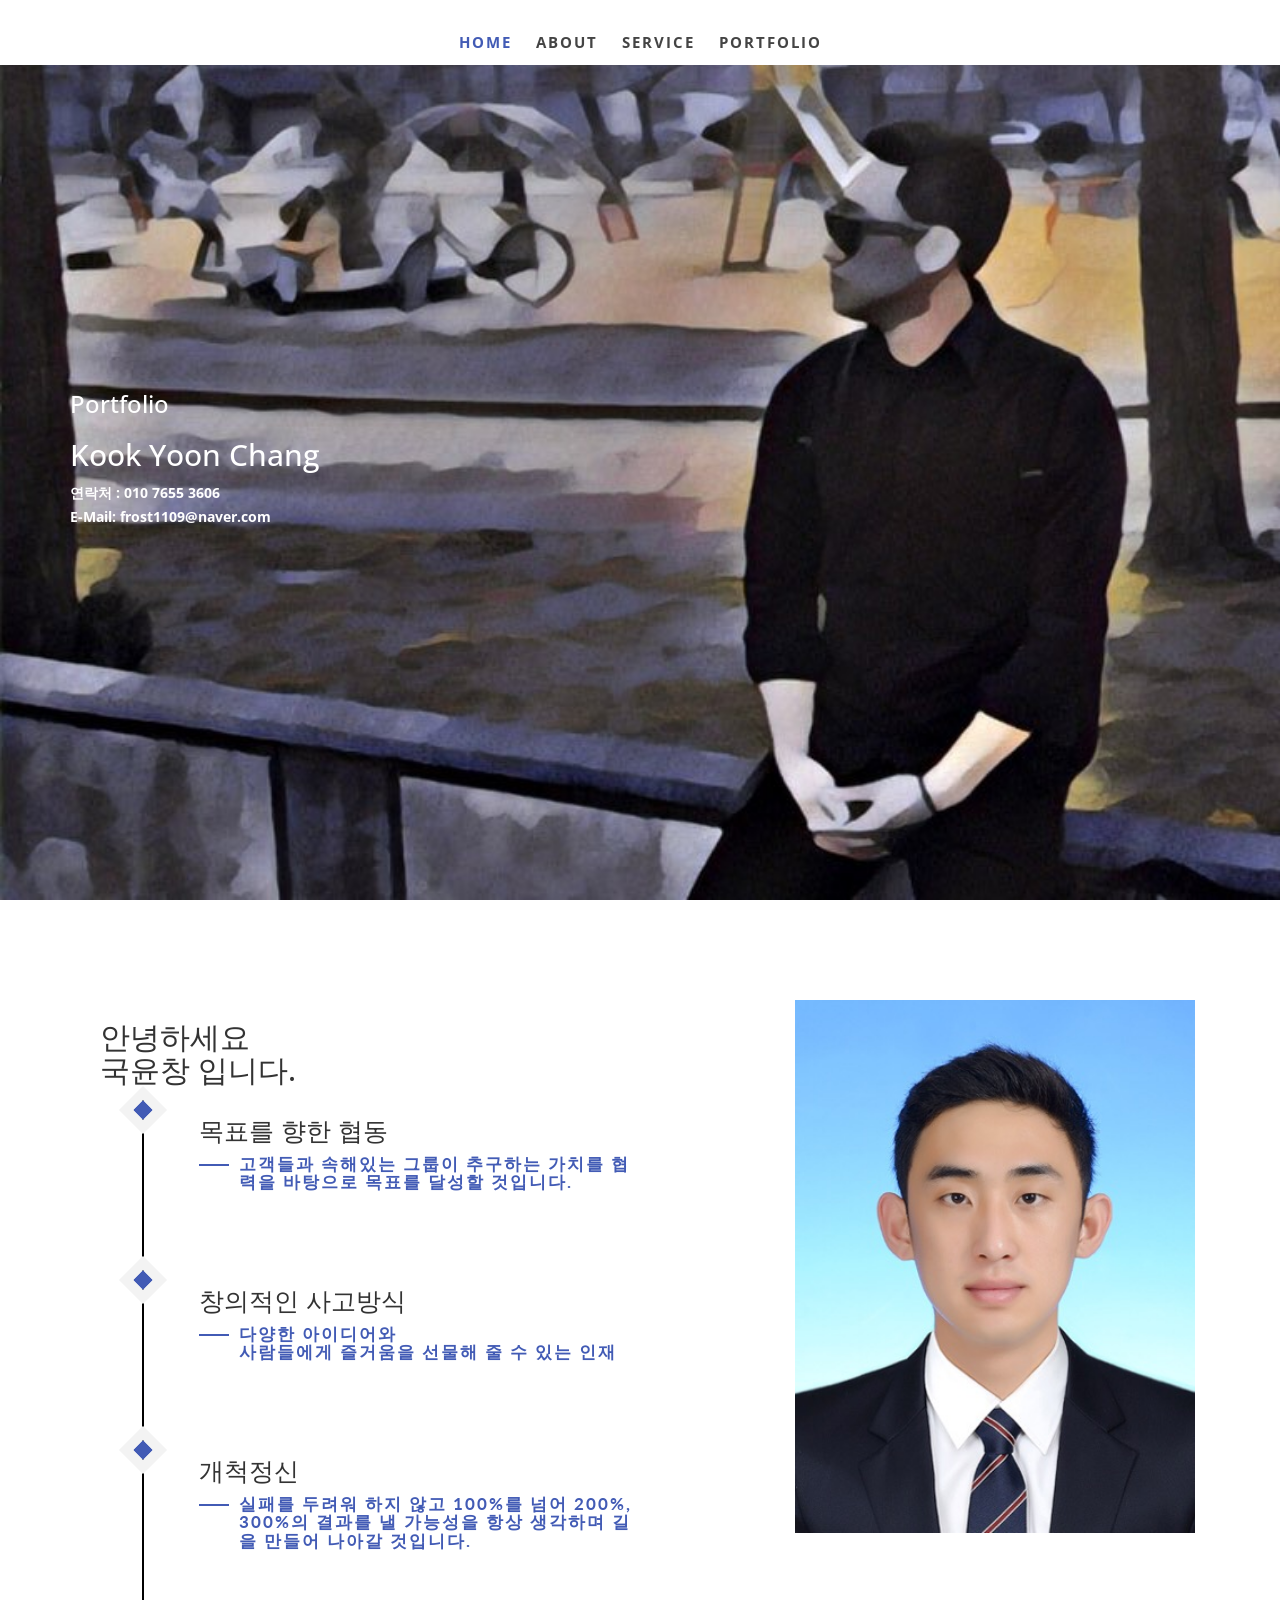
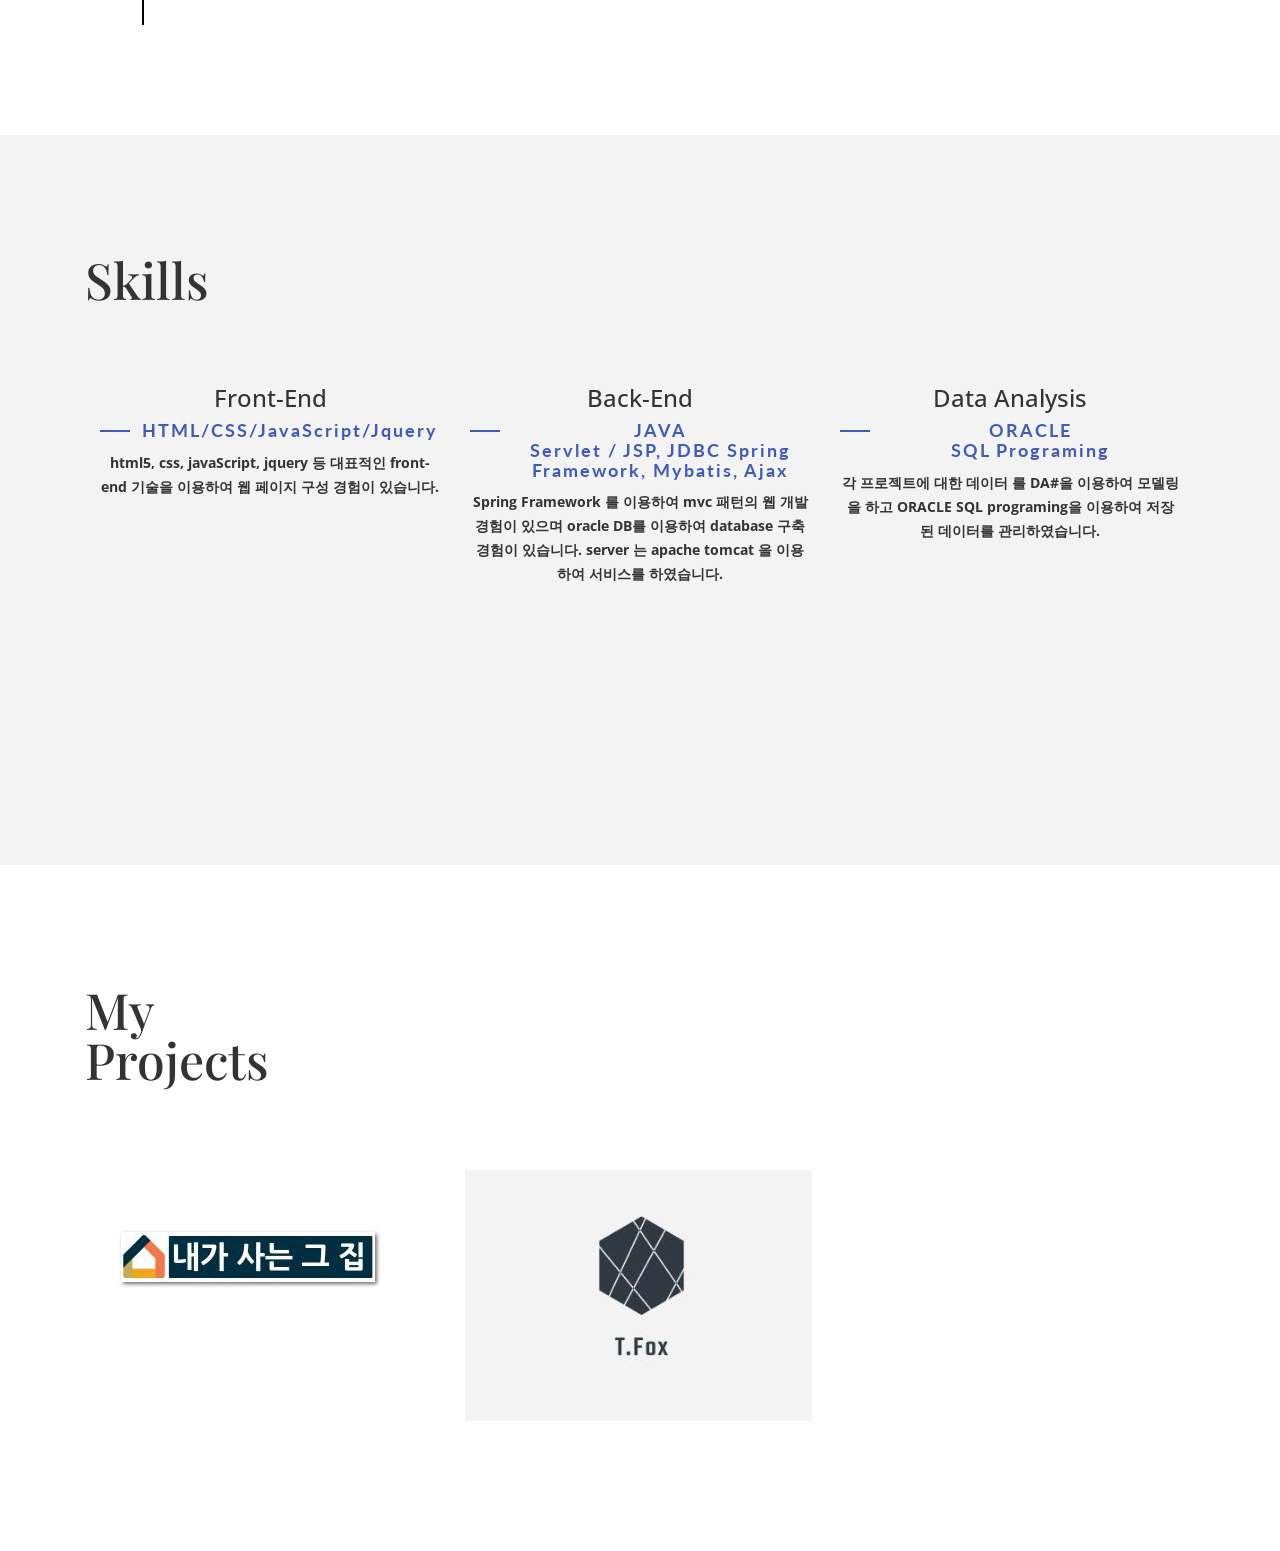
<file: index.html>
<!DOCTYPE html>
<html lang="en">

<head>
    <meta charset="utf-8">
    <meta http-equiv="X-UA-Compatible" content="IE=edge">
    <meta name="viewport" content="width=device-width, initial-scale=1">
    <title>KYC Portfolio</title>
    <link rel="icon" href="img/logo.jpg" type="image/x-icon">
    <!-- Bootstrap -->
    <link href="css/bootstrap.min.css" rel="stylesheet">
    <link href="ionicons/css/ionicons.min.css" rel="stylesheet">
    <link href="css/animate.min.css" rel="stylesheet">
    <link href="css/aos.css" rel="stylesheet">
    <!-- main style -->
    <link href="css/style.css" rel="stylesheet">
    <!-- HTML5 shim and Respond.js for IE8 support of HTML5 elements and media queries -->
    <!-- WARNING: Respond.js doesn't work if you view the page via file:// -->
    <!--[if lt IE 9]>
      <script src="https://oss.maxcdn.com/html5shiv/3.7.3/html5shiv.min.js"></script>
      <script src="https://oss.maxcdn.com/respond/1.4.2/respond.min.js"></script>
    <![endif]-->
   
</head>
<style>
.pdf-btn {
    
    min-width: 145px;
    line-height: 50px;
    padding: 0 30px;
    font-size: 16px;
    font-weight: 600;
    text-transform: uppercase;
    border-radius: 0;
}


</style>
<body>

    <!-- Preloader -->
    <div id="preloader">
        <div id="status">

            <div class="preloader" aria-busy="true" aria-label="Loading, please wait." role="progressbar">
            </div>

        </div>
    </div>
    <!-- ./Preloader -->
    
    <!-- header -->
    <header class="navbar-fixed-top">
        <nav>
            <ul>
                <li><a href="#home">Home</a></li>
                <li><a href="#about">About</a></li>
                <li><a href="#contact">Service</a></li>
                <li><a href="#projects">Portfolio</a></li>
            </ul>
        </nav>
    </header>
    <!-- ./header -->
    
    <!-- home -->
    <div class="section" id="home" data-stellar-background-ratio="0.5">
        <div class="container">
            <div class="disply-table">
                <div class="table-cell" data-aos="fade-up" data-aos-delay="0">
                    <h3 style="color:white">Portfolio</h3>
                    <h2 style="color:white">Kook Yoon Chang</h2> 
                    <a style="color:white"><strong>연락처 : 010 7655 3606</strong></a><br>
                    <a style="color:white"><strong>E-Mail: frost1109@naver.com</strong></a>
                </div>
            </div>
        </div>
    </div>
    <!-- ./home -->
    
    <!-- about -->
    <div class="section" id="about">
        <div class="container">
            <div class="col-md-6" data-aos="fade-up">           
                    <div class="container">
                        <h2>안녕하세요 <br>
                        국윤창 입니다.
                        </h2>
                        <div class="col-md-12">
                            <ul class="timeline">
                                <li class="timeline-event" data-aos="fade-up">
                                    <label class="timeline-event-icon"></label>
                                    <div class="timeline-event-copy" style="width: 45%;">
                                        <h3>목표를 향한 협동</h3>
                                        <h4>고객들과 속해있는 그룹이 추구하는 가치를 협력을 바탕으로 목표를 달성할 것입니다.</h4>
                                    
                                    </div>
                                </li>
                                <li class="timeline-event" data-aos="fade-up" data-aos-delay=".2">
                                    <label class="timeline-event-icon"></label>
                                    <div class="timeline-event-copy" style="width: 45%;">
                                        <h3>창의적인 사고방식</h3>
                                        <h4>다양한 아이디어와 <br>
                                            사람들에게 즐거움을 선물해 줄 수 있는 인재</h4>                                  
                                    </div>
                                </li>
                                <li class="timeline-event" data-aos="fade-up" data-aos-delay=".4">
                                    <label class="timeline-event-icon"></label>
                                    <div class="timeline-event-copy" style="width: 45%;">
                                        <h3>개척정신</h3>
                                        <h4>실패를 두려워 하지 않고 100%를 넘어 200%, 300%의 결과를 낼 가능성을 항상 생각하며 길을 만들어 나아갈 것입니다.</h4>
                                        
                                    </div>
                                </li>
                            </ul>
                        </div>
                    </div>
                
            </div>
            <div class="col-md-6 about-img-div">
                
                <img src="img/KYC.JPG" width="400" class="img-responsive" alt="" align="right" data-aos="fade-right" data-aos-delay="0" />
            </div>
        </div>
    </div>
    <!-- ./about -->
    <!-- contact -->
    <div class="section" id="contact">
        <div class="container">
            <div class="col-md-12">
                <h1 class="size-50">Skills</h1>
                <div class="h-50"></div>
            </div>
            <div class="col-md-4" data-aos="fade-up" style="width: 100%; height: 400px; text-align: center;">
                <div id="sklils" style="float: left; width:33.33333333%; padding-right: 15px; padding-left: 15px;"><h3>Front-End</h3>
                    <h4>HTML/CSS/JavaScript/Jquery</h4>
                <p><strong>html5, css, javaScript, jquery 등 대표적인 front-end 기술을 이용하여 웹 페이지 구성 경험이 있습니다.</strong></p>
            </div>
                <div id="sklils" style="float: left; width:33.33333333%; padding-right: 15px; padding-left: 15px;"><h3>Back-End</h3>
                    <h4>JAVA<br>
                        Servlet / JSP, JDBC
                        Spring Framework, Mybatis, Ajax</h4>
                <p><strong>Spring Framework 를 이용하여 mvc 패턴의 웹 개발 경험이 있으며 oracle DB를 이용하여 database 구축 경험이 있습니다.
                     server 는 apache tomcat 을 이용하여 서비스를 하였습니다.</strong></p>
                    
                    </div>
                <div id="sklils" style="float: left; width:33.33333333%; padding-right: 15px; padding-left: 15px;"><h3>Data Analysis</h3>
                    <h4>ORACLE<br>
                        SQL Programing
                    </h4>
                <p><strong>각 프로젝트에 대한 데이터 를 DA#을 이용하여 모델링을 하고 ORACLE SQL programing을 이용하여 
                    저장된 데이터를 관리하였습니다.</strong>
                </p>
            </div>
                    </div>
            </div>
        </div>
    </div>
    <!-- ./contact -->
    <!-- experience  -->
    
    <!-- ./experience -->
    
    <!-- projects -->
    <div class="section" id="projects">
        <div class="container">
            <div class="col-md-12">
                <h1 class="size-50">My <br /> Projects</h1> 
            </div>
            <!-- main container -->
            <div class="main-container portfolio-inner clearfix">
                <!-- portfolio div -->
                <div class="portfolio-div">
                    <div class="portfolio">
                        <div class="h-50"></div>
                        <div class="h-50"></div>
                        <div class="h-50"></div>
                        
                        <!-- portfolio_container -->
                        <div class="no-padding portfolio_container clearfix" data-aos="fade-up">
                            <!-- single work -->
                            <div class="col-md-4 col-sm-6  fashion logo">
                                <a id="demo01" href="#animatedModal" class="portfolio_item"> <img src="img/semi.JPG" alt="image" class="img-responsive" />
                                    <div class="portfolio_item_hover">
                                        <div class="portfolio-border clearfix">
                                            <div class="item_info"> <span>KH정보교육원 Semi Project</span> <em>O2O시공중개플래폼</em> </div>
                                        </div>
                                    </div>
                                </a>
                            </div>
                            <!-- end single work -->
                            
                            <!-- single work -->
                            <div class="col-md-4 col-sm-6 ads graphics">
                                <a id="demo02" href="#animatedModal01" class="portfolio_item"> <img src="img/final.JPG" alt="image" class="img-responsive" />
                                    <div class="portfolio_item_hover">
                                        <div class="portfolio-border clearfix">
                                            <div class="item_info"> <span>KH정보교육원 Final Project</span> <em>쇼핑몰ERP</em> </div>
                                        </div>
                                    </div>
                                </a>
                            </div>
                            <!-- end single work -->
                            
                        </div>
                        <!-- end portfolio_container -->
                    </div>
                    <!-- portfolio -->
                </div>
                <!-- end portfolio div -->
            </div>
            <!-- end main container -->
        </div>
    </div>
    <!-- ./projects -->
    
   

    <!--DEMO01-->
    <div id="animatedModal" class="popup-modal">
        <!--THIS IS IMPORTANT! to close the modal, the class name has to match the name given on the ID -->
        <div id="btn-close-modal" class="close-animatedModal close-popup-modal"> <i class="ion-close-round"></i> </div>
        <div class="clearfix"></div>
        <div class="modal-content">
            <div class="container">
                <div class="portfolio-padding">
                    <div class="col-md-8 col-md-offset-2">
                        <h2>내가사는그집</h2>                 
                        <a class="pdf-btn" href="img/PROJECT_PPT (1).pptx">내가사는그집 PDF</a>
                    
                        <p><strong>Link</strong></p>
                        <a href="https://github.com/KookYoonChang/KYCpj.git">
                           <img style="width: 150px; height: 100px;" src="img/semi.JPG">
                        </a>
                        <div class="h-50"></div>
                        <ul>
                        <h3>O2O플랫폼</h3>
                        <li>소비자와 사업자간 시공 중개 서비스로 편리함을 제공</li>
                        </ul> 
                        <br />
                        <br /> <img src="img/semi00.png" alt="" class="img-responsive" />
                        <br />
                        <br />
                        
                        <br />
                        <br /> </div>
                </div>
            </div>
        </div>
    </div>
    <div id="animatedModal01" class="popup-modal">
        <!--THIS IS IMPORTANT! to close the modal, the class name has to match the name given on the ID -->
        <div id="btn-close-modal" class="close-animatedModal01 close-popup-modal"> <i class="ion-close-round"></i> </div>
        <div class="clearfix"></div>
        <div class="modal-content">
            <div class="container">
                <div class="portfolio-padding">
                    <div class="col-md-8 col-md-offset-2">
                        <h2>T.FOX</h2>
                        
                        <a class="pdf-btn" href="img/프레젠테이션team3 (1).pptx">TFOX PDF</a>
                    
                        <p><strong>Link</strong></p>
                        <a href="https://github.com/asy0239/Tfox.git">
                           <img style="width: 150px; height: 100px;" src="img/final.JPG">
                        </a>
                        <div class="h-50"></div>
                        <ul>
                        <h3>소규모 쇼핑몰 ERP</h3>
                        <li>소규모 쇼핑몰 운영 관리 및 ERP</li>
                        </ul> 
                        <br />
                        <br /> 
                        <img  src="img/final00.png" alt="" class="img-responsive" />
                        <img  src="img/final01.jpg" alt="" class="img-responsive" />
                        <img  src="img/final02.JPG" alt="" class="img-responsive" />
                        <br />
                        <br />                
                        <br />
                        <br />
                        <br />
                        <br /> </div>
                </div>
            </div>
        </div>
    </div>
    <!-- jQuery -->
    <script src="js/jquery.js"></script>
    <!--  plugins  -->
    <script src="js/bootstrap.min.js"></script>
    <script src="js/plugins.js"></script>
    <script src="js/aos.js"></script>
    <script src="js/jquery.form.js"></script>
    <script src="js/jquery.validate.min.js"></script>

    <!--  main script  -->
    <script src="js/custom.js"></script>
</body>

</html>
</file>
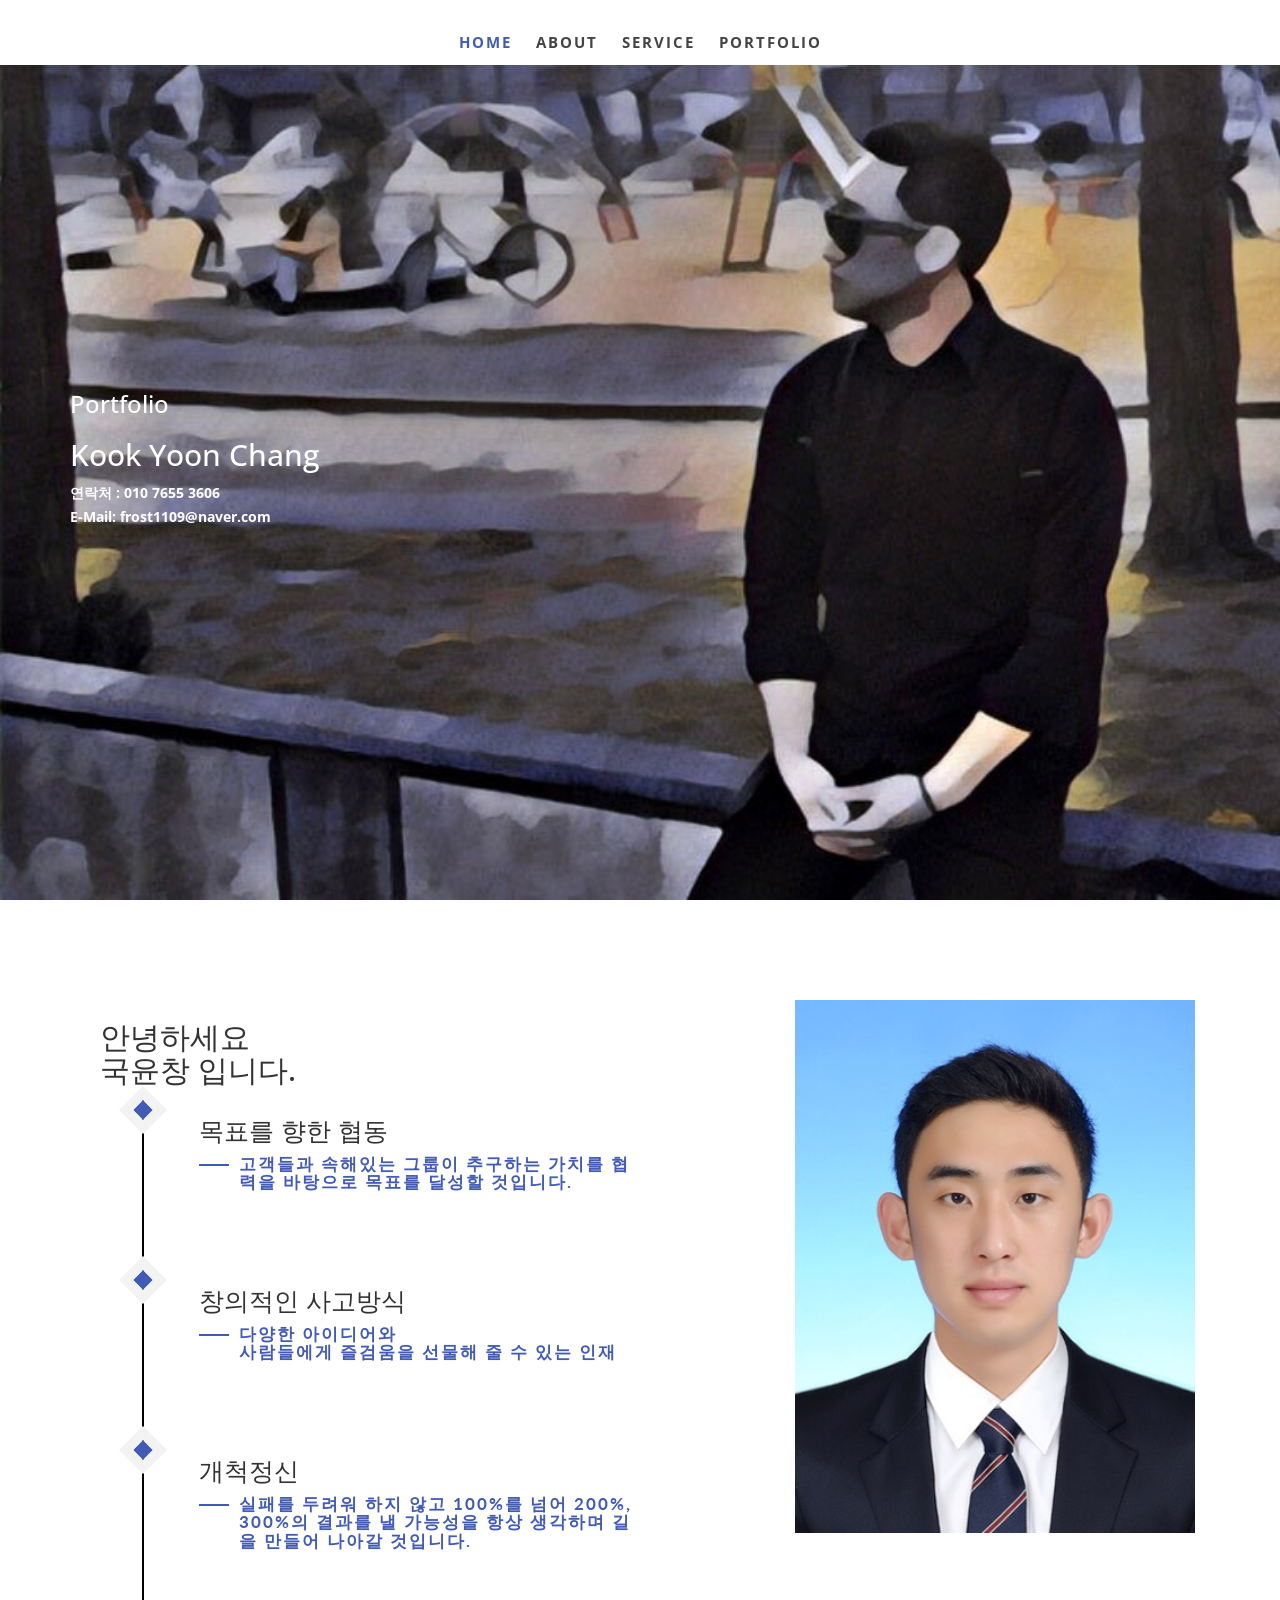
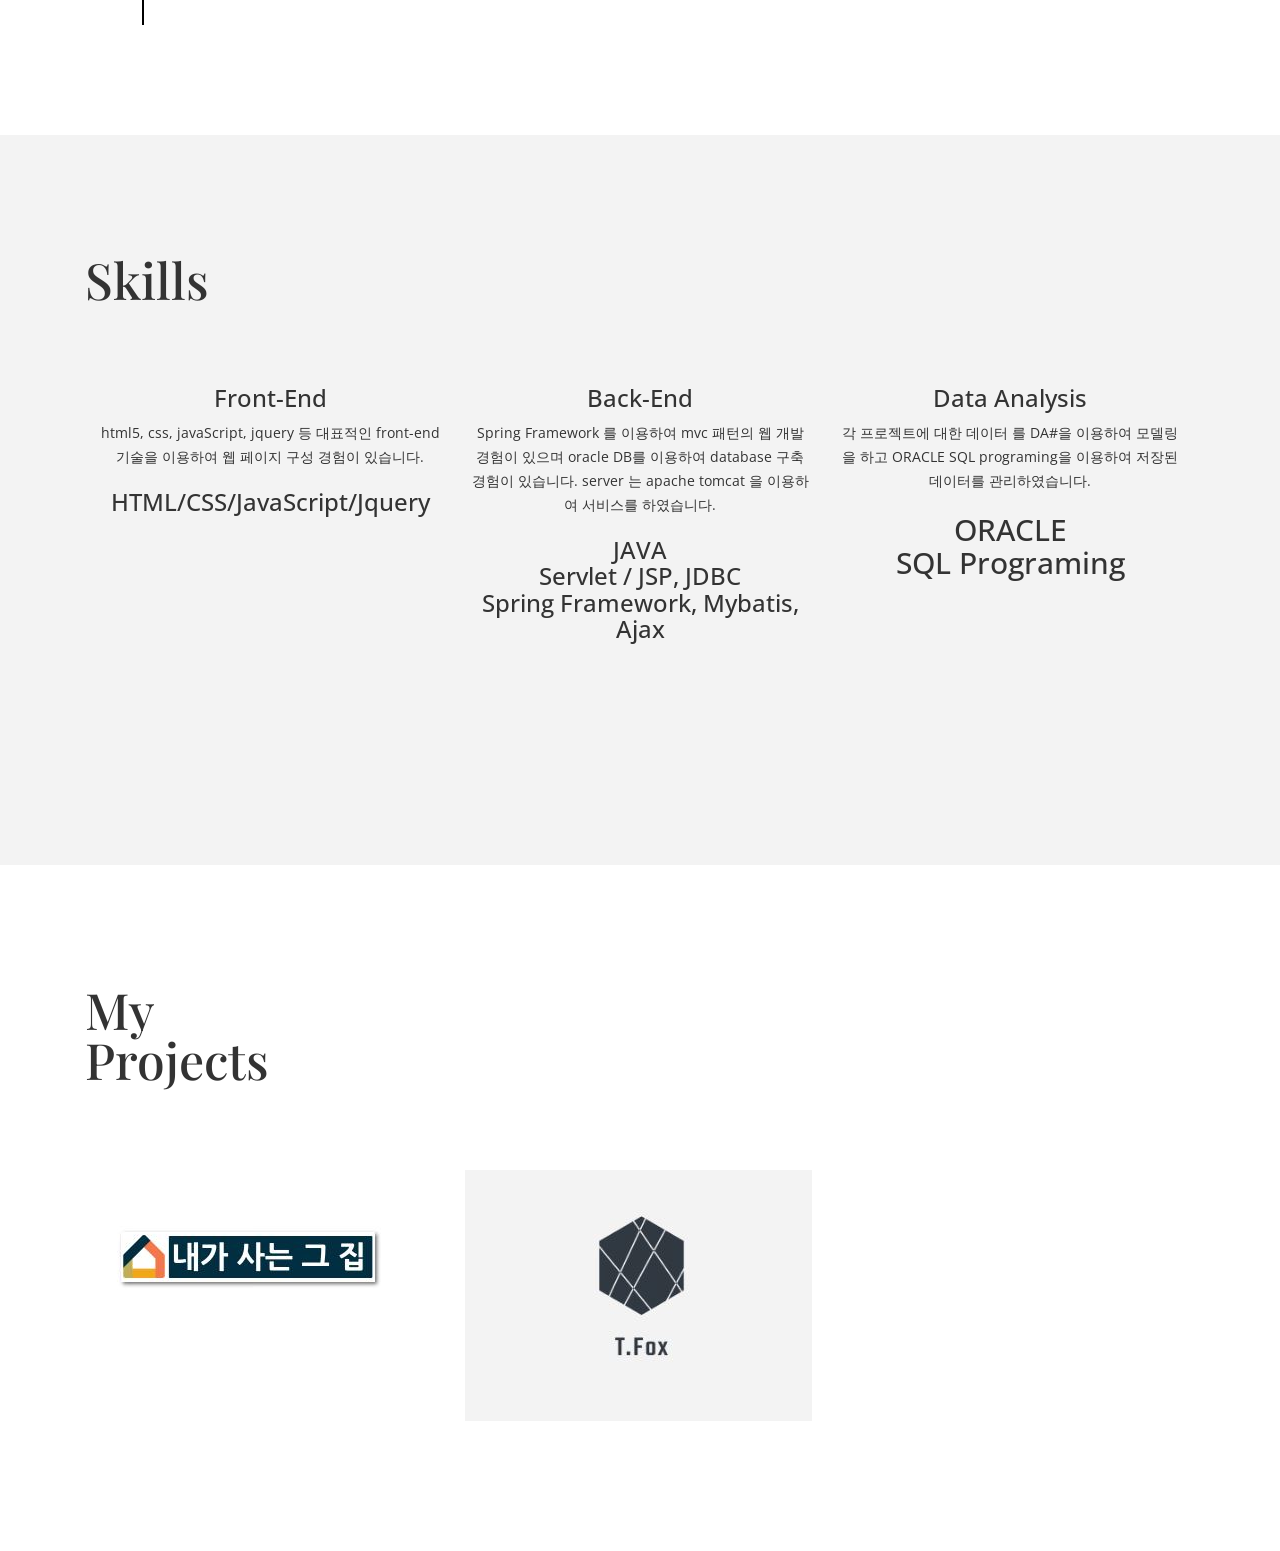
<file: portfolio.html>
<!DOCTYPE html>
<html lang="en">

<head>
    <meta charset="utf-8">
    <meta http-equiv="X-UA-Compatible" content="IE=edge">
    <meta name="viewport" content="width=device-width, initial-scale=1">
    <title>KYC Portfolio</title>
    <link rel="icon" href="img/logo.jpg" type="image/x-icon">
    <!-- Bootstrap -->
    <link href="css/bootstrap.min.css" rel="stylesheet">
    <link href="ionicons/css/ionicons.min.css" rel="stylesheet">
    <link href="css/animate.min.css" rel="stylesheet">
    <link href="css/aos.css" rel="stylesheet">
    <!-- main style -->
    <link href="css/style.css" rel="stylesheet">
    <!-- HTML5 shim and Respond.js for IE8 support of HTML5 elements and media queries -->
    <!-- WARNING: Respond.js doesn't work if you view the page via file:// -->
    <!--[if lt IE 9]>
      <script src="https://oss.maxcdn.com/html5shiv/3.7.3/html5shiv.min.js"></script>
      <script src="https://oss.maxcdn.com/respond/1.4.2/respond.min.js"></script>
    <![endif]-->
   
</head>

<body>

    <!-- Preloader -->
    <div id="preloader">
        <div id="status">

            <div class="preloader" aria-busy="true" aria-label="Loading, please wait." role="progressbar">
            </div>

        </div>
    </div>
    <!-- ./Preloader -->
    
    <!-- header -->
    <header class="navbar-fixed-top">
        <nav>
            <ul>
                <li><a href="#home">Home</a></li>
                <li><a href="#about">About</a></li>
                <li><a href="#contact">Service</a></li>
                <li><a href="#projects">Portfolio</a></li>
            </ul>
        </nav>
    </header>
    <!-- ./header -->
    
    <!-- home -->
    <div class="section" id="home" data-stellar-background-ratio="0.5">
        <div class="container">
            <div class="disply-table">
                <div class="table-cell" data-aos="fade-up" data-aos-delay="0">
                    <h3 style="color:white">Portfolio</h3>
                    <h2 style="color:white">Kook Yoon Chang</h2> 
                    <a style="color:white"><strong>연락처 : 010 7655 3606</strong></a><br>
                    <a style="color:white"><strong>E-Mail: frost1109@naver.com</strong></a>
                </div>
            </div>
        </div>
    </div>
    <!-- ./home -->
    
    <!-- about -->
    <div class="section" id="about">
        <div class="container">
            <div class="col-md-6" data-aos="fade-up">           
                    <div class="container">
                        <h2>안녕하세요 <br>
                        국윤창 입니다.
                        </h2>
                        <div class="col-md-12">
                            <ul class="timeline">
                                <li class="timeline-event" data-aos="fade-up">
                                    <label class="timeline-event-icon"></label>
                                    <div class="timeline-event-copy" style="width: 45%;">
                                        <h3>목표를 향한 협동</h3>
                                        <h4>고객들과 속해있는 그룹이 추구하는 가치를 협력을 바탕으로 목표를 달성할 것입니다.</h4>
                                    
                                    </div>
                                </li>
                                <li class="timeline-event" data-aos="fade-up" data-aos-delay=".2">
                                    <label class="timeline-event-icon"></label>
                                    <div class="timeline-event-copy" style="width: 45%;">
                                        <h3>창의적인 사고방식</h3>
                                        <h4>다양한 아이디어와 <br>
                                            사람들에게 즐검움을 선물해 줄 수 있는 인재</h4>                                  
                                    </div>
                                </li>
                                <li class="timeline-event" data-aos="fade-up" data-aos-delay=".4">
                                    <label class="timeline-event-icon"></label>
                                    <div class="timeline-event-copy" style="width: 45%;">
                                        <h3>개척정신</h3>
                                        <h4>실패를 두려워 하지 않고 100%를 넘어 200%, 300%의 결과를 낼 가능성을 항상 생각하며 길을 만들어 나아갈 것입니다.</h4>
                                        
                                    </div>
                                </li>
                            </ul>
                        </div>
                    </div>
                
            </div>
            <div class="col-md-6 about-img-div">
                
                <img src="img/KYC.JPG" width="400" class="img-responsive" alt="" align="right" data-aos="fade-right" data-aos-delay="0" />
            </div>
        </div>
    </div>
    <!-- ./about -->
    <!-- contact -->
    <div class="section" id="contact">
        <div class="container">
            <div class="col-md-12">
                <h1 class="size-50">Skills</h1>
                <div class="h-50"></div>
            </div>
            <div class="col-md-4" data-aos="fade-up" style="width: 100%; height: 400px; text-align: center;">
                <div id="sklils" style="float: left; width:33.33333333%; padding-right: 15px; padding-left: 15px;"><h3>Front-End</h3>
                <p>html5, css, javaScript, jquery 등 대표적인 front-end 기술을 이용하여 웹 페이지 구성 경험이 있습니다.</p>
            <h3>HTML/CSS/JavaScript/Jquery</h3>
            </div>
                <div id="sklils" style="float: left; width:33.33333333%; padding-right: 15px; padding-left: 15px;"><h3>Back-End</h3>
                <p>Spring Framework 를 이용하여 mvc 패턴의 웹 개발 경험이 있으며 oracle DB를 이용하여 database 구축 경험이 있습니다.
                     server 는 apache tomcat 을 이용하여 서비스를 하였습니다.</p>
                    <h3>JAVA<br>
                        Servlet / JSP, JDBC <br>
                        Spring Framework, Mybatis, Ajax
                    </h3>
                    </div>
                <div id="sklils" style="float: left; width:33.33333333%; padding-right: 15px; padding-left: 15px;"><h3>Data Analysis</h3>
                <p>각 프로젝트에 대한 데이터 를 DA#을 이용하여 모델링을 하고 ORACLE SQL programing을 이용하여 
                    저장된 데이터를 관리하였습니다.
                </p>
                <h2>ORACLE <br>
                    SQL Programing
                </h2>
            </div>
                    </div>
            </div>
        </div>
    </div>
    <!-- ./contact -->
    <!-- experience  -->
    
    <!-- ./experience -->
    
    <!-- projects -->
    <div class="section" id="projects">
        <div class="container">
            <div class="col-md-12">
                <h1 class="size-50">My <br /> Projects</h1> 
            </div>
            <!-- main container -->
            <div class="main-container portfolio-inner clearfix">
                <!-- portfolio div -->
                <div class="portfolio-div">
                    <div class="portfolio">
                        <div class="h-50"></div>
                        <div class="h-50"></div>
                        <div class="h-50"></div>
                        
                        <!-- portfolio_container -->
                        <div class="no-padding portfolio_container clearfix" data-aos="fade-up">
                            <!-- single work -->
                            <div class="col-md-4 col-sm-6  fashion logo">
                                <a id="demo01" href="#animatedModal" class="portfolio_item"> <img src="img/semi.JPG" alt="image" class="img-responsive" />
                                    <div class="portfolio_item_hover">
                                        <div class="portfolio-border clearfix">
                                            <div class="item_info"> <span>KH정보교육원 Semi Project</span> <em>O2O시공중개플래폼</em> </div>
                                        </div>
                                    </div>
                                </a>
                            </div>
                            <!-- end single work -->
                            
                            <!-- single work -->
                            <div class="col-md-4 col-sm-6 ads graphics">
                                <a id="demo02" href="#animatedModal01" class="portfolio_item"> <img src="img/final.JPG" alt="image" class="img-responsive" />
                                    <div class="portfolio_item_hover">
                                        <div class="portfolio-border clearfix">
                                            <div class="item_info"> <span>KH정보교육원 Final Project</span> <em>쇼핑몰ERP</em> </div>
                                        </div>
                                    </div>
                                </a>
                            </div>
                            <!-- end single work -->
                            
                        </div>
                        <!-- end portfolio_container -->
                    </div>
                    <!-- portfolio -->
                </div>
                <!-- end portfolio div -->
            </div>
            <!-- end main container -->
        </div>
    </div>
    <!-- ./projects -->
    
   

    <!--DEMO01-->
    <div id="animatedModal" class="popup-modal">
        <!--THIS IS IMPORTANT! to close the modal, the class name has to match the name given on the ID -->
        <div id="btn-close-modal" class="close-animatedModal close-popup-modal"> <i class="ion-close-round"></i> </div>
        <div class="clearfix"></div>
        <div class="modal-content">
            <div class="container">
                <div class="portfolio-padding">
                    <div class="col-md-8 col-md-offset-2">
                        <h2>내가사는그집</h2>
                        <div class="h-50"></div>
                        <ul>
                        <h3>O2O플랫폼</h3>
                        <li>소비자와 사업자간 시공 중개 서비스로 편리함을 제공</li>
                        </ul> 
                        <br />
                        <br /> <img src="img/semi00.png" alt="" class="img-responsive" />
                        <br />
                        <br />
                        
                        <br />
                        <br /> </div>
                </div>
            </div>
        </div>
    </div>
    <div id="animatedModal01" class="popup-modal">
        <!--THIS IS IMPORTANT! to close the modal, the class name has to match the name given on the ID -->
        <div id="btn-close-modal" class="close-animatedModal01 close-popup-modal"> <i class="ion-close-round"></i> </div>
        <div class="clearfix"></div>
        <div class="modal-content">
            <div class="container">
                <div class="portfolio-padding">
                    <div class="col-md-8 col-md-offset-2">
                        <h2>T.FOX</h2>
                        <div class="h-50"></div>
                        <ul>
                        <h3>소규모 쇼핑몰 ERP</h3>
                        <li>소규모 쇼핑몰 운영 관리 및 ERP</li>
                        </ul> 
                        <br />
                        <br /> 
                        <img style="width: 300px; height:300px; float: left;" src="img/final00.png" alt="" class="img-responsive" />
                        <img style="width: 300px; height: 300px; float: left;" src="img/final01.jpg" alt="" class="img-responsive" />
                        <img style="width: 300px; height: 300px; float: left;" src="img/final02.JPG" alt="" class="img-responsive" />
                        <br />
                        <br />
                        
                        <br />
                        <br /> </div>
                </div>
            </div>
        </div>
    </div>
    <!-- jQuery -->
    <script src="js/jquery.js"></script>
    <!--  plugins  -->
    <script src="js/bootstrap.min.js"></script>
    <script src="js/plugins.js"></script>
    <script src="js/aos.js"></script>
    <script src="js/jquery.form.js"></script>
    <script src="js/jquery.validate.min.js"></script>

    <!--  main script  -->
    <script src="js/custom.js"></script>
</body>

</html>
</file>
<file: css/style.css>
/*
* Resume template
* Created by : Ahmed Essa
* website : www.ahmedessa.net
*/


/* Table of Content
==================================================
	- Google fonts & font family -
	- typography -
	- General -
    - Preloader -
	- Header -
    - home section -
    - About section -
    - experience section -
    - projects section -
    - Contact section -
    - Responsive media queries -
*/


/* Google fonts & font family
==================================================*/

@import 'https://fonts.googleapis.com/css?family=Lato:100,100i,300,300i,400,400i,700,700i,900,900i|Open+Sans:300,300i,400,400i,600,600i,700,700i,800,800i|Playfair+Display:400,400i,700,700i,900,900i';

/*
font-family: 'Playfair Display', serif;
font-family: 'Lato', sans-serif;
font-family: 'Open Sans', sans-serif;
*/


/* typography
==================================================*/

h1 {
    font-family: 'Playfair Display', serif;
    font-size: 80px;
    line-height: 70px;
}

h4 {
    font-family: 'Lato', sans-serif;
    text-transform: capitalize;
    letter-spacing: 2px;
    position: relative;
    color: #425BB5;
    margin-left: 40px;
    font-weight: 700;
}

h4:before {
    position: absolute;
    width: 30px;
    left: -40px;
    content: "";
    display: block;
    height: 2px;
    background: #425BB5;
    top: 9px;
}


/* General
==================================================*/

body {
    font-family: 'Open Sans', sans-serif;
    font-size: 14px;
    line-height: 24px;
}

.size-50 {
    font-size: 50px;
    line-height: 50px
}

.h-50 {
    height: 50px;
}


/* preloader
==================================================*/

#preloader {
    position: fixed;
    top: 0;
    left: 0;
    right: 0;
    bottom: 0;
    background-color: #fff;
    z-index: 10000
}

#status,
.preloader {
    top: 50%;
    left: 50%;
    position: absolute
}

#status {
    width: 100px;
    height: 100px;
    background-repeat: no-repeat;
    background-position: center;
    margin: -50px 0 0 -50px
}

.preloader {
    height: 40px;
    width: 40px;
    margin-top: -20px;
    margin-left: -20px
}

.preloader:before {
    content: "";
    display: block;
    position: absolute;
    left: -1px;
    top: -1px;
    height: 100%;
    width: 100%;
    -webkit-animation: rotation 1s linear infinite;
    animation: rotation 1s linear infinite;
    border: 2px solid #425BB5;
    border-top: 2px solid transparent;
    border-radius: 100%
}

.preloader>.icon {
    position: absolute;
    top: 50%;
    left: 50%;
    height: 25px;
    width: 10.6px;
    margin-top: -12.5px;
    margin-left: -5.3px;
    -webkit-animation: wink 1s ease-in-out infinite alternate;
    animation: wink 1s ease-in-out infinite alternate
}

@media only screen and (min-width:768px) {
    .preloader {
        height: 60px;
        width: 60px;
        margin-top: -30px;
        margin-left: -30px
    }
    .preloader:before {
        left: -2px;
        top: -2px;
        border-width: 2px
    }
    .preloader>.icon {
        height: 37.5px;
        width: 15.9px;
        margin-top: -18.75px;
        margin-left: -7.95px
    }
}

@media only screen and (min-width:1200px) {
    .preloader {
        height: 60px;
        width: 60px;
        margin-top: -30px;
        margin-left: -30px
    }
    .preloader>.icon {
        height: 50px;
        width: 21.2px;
        margin-top: -25px;
        margin-left: -10.6px
    }
}

@-webkit-keyframes rotation {
    from {
        -webkit-transform: rotate(0);
        transform: rotate(0)
    }
    to {
        -webkit-transform: rotate(359deg);
        transform: rotate(359deg)
    }
}

@keyframes rotation {
    from {
        -webkit-transform: rotate(0);
        transform: rotate(0)
    }
    to {
        -webkit-transform: rotate(359deg);
        transform: rotate(359deg)
    }
}

@-webkit-keyframes wink {
    from {
        opacity: 0
    }
    to {
        opacity: 1
    }
}

@keyframes wink {
    from {
        opacity: 0
    }
    to {
        opacity: 1
    }
}


/* Header
==================================================*/

header {
    text-align: center;
    -webkit-transition: all .5s;
    transition: all .5s;
    height: 65px;
    background: #fff;
}

nav ul {
    display: inline-block;
    padding-left: 0;
    list-style: none;
    padding: 20px;
    margin-bottom: 0;
    -webkit-transition: all .5s;
    transition: all .5s;
}

nav li {
    display: inline-block;
    margin: 10px;
}

nav li a {
    text-transform: uppercase;
    letter-spacing: 2px;
    color: #444;
    font-size: 15px;
    font-weight: bold;
}

.bg-nav {
    background: #fff;
    border-bottom: 1px solid #f3f3f3
}

.bg-nav ul {
    padding: 10px;
}

a:focus {
    color: #444;
    text-decoration: none;
}

a:hover {
    color: #425BB5;
    text-decoration: none;
}

a.active {
    color: #425BB5;
}


/* home section
==================================================*/

#home {
    background: url(../img/main.jpg);
    background-size: cover;
    height: 100vh;
}

.table-cell {
    display: table-cell;
    vertical-align: middle;
}

.disply-table {
    display: table;
    height: 100vh;
}


/* about section
==================================================*/

#about {
    padding: 100px 0;
}

.about-img-div img {
    margin: 0 auto;
}

.about-border {
    position: absolute;
    border: 10px solid #425BB5;
    width: 400px;
    height: 400px;
    top: 40px;
    left: 50px;
    z-index: 1
}


/* experience section
==================================================*/

#experience {
    padding: 100px 0;
    background: #f3f3f3
}

.experience-row {
    padding: 20px 0;
    border-bottom: 1px solid #ddd;
}

.experience-row h3 {
    font-family: 'Lato', sans-serif;
    text-transform: capitalize;
    letter-spacing: 2px;
    color: #425BB5;
    font-size: 16px;
    font-weight: bold
}

.experience-row p {
    color: #888;
    margin-top: 20px;
    font-size: 15px;
}

.experience-row .date {
    color: #000;
    font-size: 17px;
}

.timeline {
    padding-left: 0;
    list-style: none;
    position: relative;
}

.timeline:before {
    background-color: black;
    content: '';
    margin-left: -1px;
    position: absolute;
    top: 0;
    left: 2em;
    width: 2px;
    height: 100%;
}

.timeline-event {
    position: relative;
}

.timeline-event:hover .timeline-event-icon {
    -webkit-transform: rotate(-45deg);
    transform: rotate(-45deg);
    background-color: #425BB5;
}

.timeline-event:hover .timeline-event-thumbnail {
    box-shadow: inset 40em 0 0 0 #425BB5;
}

.timeline-event-copy {
    padding: 2em;
    position: relative;
    top: -1.875em;
    left: 4em;
    width: 100%;
}

.timeline-event-copy h3 {
    font-size: 1.75em;
}

.timeline-event-copy h4 {
    font-size: 1.2em;
    margin-bottom: 1.2em;
}

.timeline-event-copy strong {
    font-weight: 700;
}

.timeline-event-copy p:not(.timeline-event-thumbnail) {
    padding-bottom: 1.2em;
}

.timeline-event-icon {
    -webkit-transition: -webkit-transform 0.2s ease-in;
    transition: -webkit-transform 0.2s ease-in;
    transition: transform 0.2s ease-in;
    transition: transform 0.2s ease-in, -webkit-transform 0.2s ease-in;
    -webkit-transform: rotate(45deg);
    transform: rotate(45deg);
    background-color: #425BB5;
    outline: 10px solid #f3f3f3;
    display: block;
    margin: 0.5em 0.5em 0.5em -0.5em;
    position: absolute;
    top: 0;
    left: 2em;
    width: 1em;
    height: 1em;
}

.timeline-event-thumbnail {
    -moz-transition: box-shadow 0.5s ease-in 0.1s;
    -o-transition: box-shadow 0.5s ease-in 0.1s;
    -webkit-transition: box-shadow 0.5s ease-in;
    -webkit-transition-delay: 0.1s;
    -webkit-transition: box-shadow 0.5s ease-in 0.1s;
    transition: box-shadow 0.5s ease-in 0.1s;
    color: white;
    font-size: 12px;
    font-weight: bold;
    background-color: black;
    box-shadow: inset 0 0 0 0em #425BB5;
    display: inline-block;
    margin-bottom: 1.2em;
    padding: 0.25em 1em 0.2em 1em;
}


/* projects section
==================================================*/

#projects {
    padding: 100px 0;
}

.portfolio .categories-grid span {
    font-size: 30px;
    margin-bottom: 30px;
    display: inline-block;
}

.portfolio .categories-grid .categories ul li {
    list-style: none;
    margin: 20px 0;
}

.portfolio .categories-grid .categories ul li a {
    display: inline-block;
    color: #60606e;
    padding: 0 10px;
    margin: 0 14px;
    -webkit-transition: all .2s ease-in-out .2s;
    transition: all .2s ease-in-out .2s;
}

.portfolio .categories-grid .categories ul li a:hover,
.portfolio .categories-grid .categories ul li a:focus {
    text-decoration: none;
}

.portfolio .categories-grid .categories ul li a.active {
    background-color: #425BB5;
    padding: 0px 20px;
    color: white;
    text-decoration: none;
}

.portfolio_filter {
    padding-left: 0;
}

.portfolio_item {
    position: relative;
    overflow: hidden;
    display: block;
    margin-bottom: 30px;
}

.portfolio_item .portfolio_item_hover {
    position: absolute;
    top: 0px;
    left: 0px;
    height: 100%;
    width: 100%;
    background-color: #425BB5;
    -webkit-transform: translateY(100%);
    transform: translateY(100%);
    opacity: 0;
    -webkit-transition: all .2s ease-in-out;
    transition: all .2s ease-in-out;
    color: #333;
}

.portfolio_item .portfolio_item_hover .item_info {
    text-align: center;
    position: absolute;
    top: 50%;
    left: 50%;
    -webkit-transform: translate(-50%, -50%);
    transform: translate(-50%, -50%);
    padding: 10px;
    width: 100%;
    font-weight: bold;
}

.portfolio_item .portfolio_item_hover .item_info span {
    display: block;
    color: #fff;
    font-size: 18px;
    -webkit-transform: translateY(-100px);
    transform: translateY(-100px);
    -webkit-transition: all .3s ease-in-out .3s;
    transition: all .3s ease-in-out .3s;
    opacity: 0;
}

.portfolio_item .portfolio_item_hover .item_info em {
    font-style: normal;
    display: inline-block;
    background-color: #425BB5;
    padding: 5px 20px;
    color: #fff;
    margin-top: 10px;
    -webkit-transform: translateY(100px);
    transform: translateY(100px);
    -webkit-transition: all .3s ease-in-out .3s;
    transition: all .3s ease-in-out .3s;
    opacity: 0;
    font-size: 10px;
    letter-spacing: 2px;
}

.portfolio_item:hover .portfolio_item_hover {
    opacity: 1;
    -webkit-transform: translateX(0);
    transform: translateX(0);
}

.portfolio_item:hover .item_info em,
.portfolio_item:hover .item_info span {
    opacity: 1;
    -webkit-transform: translateX(0);
    transform: translateX(0);
}

.portfolio .categories-grid .categories ul li {
    float: left;
}

.portfolio .categories-grid .categories ul li a {
    padding: 0 10px;
    -webkit-transition: all .2s ease-in-out .2s;
    transition: all .2s ease-in-out .2s;
}

.portfolio_filter {
    padding-left: 0;
    display: inline-block;
    margin: 0 auto;
    text-align: center;
}



.portfolio-padding {
    padding: 50px 0;
}

.portfolio-inner {
    padding-bottom: 0 !important;
    padding-top: 55px;
}

.modal-content {
    box-shadow: 0 5px 15px rgba(0, 0, 0, 0);
    border: none;
}

.popup-modal {
    background: #fff;
}

.close-popup-modal {
    float: right;
    margin: 20px;
    font-size: 22px;
    opacity: 0;
    cursor: pointer;
    -webkit-transition: all .3s;
    transition: all .3s;
    -webkit-transition-delay: .6s;
    transition-delay: .6s;
    position: fixed;
    z-index: 100000;
    right: 14px;
}

.animatedModal-on .close-popup-modal {
    opacity: 1;
}
.animatedModal01-on .close-popup-modal {
    opacity: 1;
}

.modal-content h2 {
    font-family: 'Playfair Display', serif;
    font-size: 40px;
    line-height: 50px;
}


/* contact
==================================================*/

#contact {
    padding: 100px 0;
    background: #f3f3f3
}

#contact-form input,
#contact-form textarea {
    height: 50px;
    margin-bottom: 10px;
    border-radius: 0;
}

#contact-form label {
    display: block;
    margin-bottom: .2em;
    font-size: 13px;
    line-height: 13px;
    font-size: 1.3rem;
    line-height: 1.3rem;
    color: #000;
}

#contact-form label.error {
    margin-top: 10px;
    margin-bottom: 1em;
    font-size: 12px;
    line-height: 12px;
    font-size: 1.2rem;
    line-height: 1.2rem;
    color: #D33E43;
    margin-left: 10px
}

#contact-form input[type="text"].error,
#contact-form input[type="password"].error,
#contact-form input[type="date"].error,
#contact-form input[type="datetime"].error,
#contact-form input[type="datetime-local"].error,
#contact-form input[type="month"].error,
#contact-form input[type="week"].error,
#contact-form input[type="email"].error,
#contact-form input[type="number"].error,
#contact-form input[type="search"].error,
#contact-form input[type="tel"].error,
#contact-form input[type="time"].error,
#contact-form input[type="url"].error,
#contact-form textarea.error {
    border-color: #D33E43
}

textarea {
    resize: none;
}

fieldset {
    border: 0px;
    margin: 0;
    padding: 0
}

.required {
    color: #e9266d
}

#success,
#error {
    display: none
}

#success p,
#error p {
    display: block;
}

#success p {
    color: #425BB5;
    font-size: 15px;
    text-align: center;
    padding: 10px;
    border: 2px solid #425BB5;
    margin-top: 10px;
}

#error p {
    color: #D33E43;
    font-size: 15px;
    text-align: center;
    padding: 10px;
    border: 2px solid #D33E43;
    margin-top: 10px;
}

#submit {
    background-color: #425BB5;
    color: #fff;
    padding: 10px 40px;
    border-radius: 0;
    text-transform: uppercase;
    letter-spacing: 2px;
    font-weight: bold;
    width: 100%;
}

.social {
    padding-left: 0;
    list-style: none;
    margin-top: 20px;
}

.social li {
    float: left;
}

.social li a {
    color: #333;
    font-size: 35px;
    margin-right: 15px;
    transition: all .3s;
    -webkit-transition: all .3s;
}

.social li a:hover {
    color: #425BB5;
}


/* Responsive media queries
==================================================*/

@media (max-width: 991px) {
    .portfolio .categories-grid .categories ul li a {
        padding: 0 2px;
    }
}

@media (max-width: 768px) {
    .timeline-event-copy {
        width: 90%;
        left: 2em;
    }
}

@media (max-width: 500px) {
    h1 {
        font-family: 'Playfair Display', serif;
        font-size: 50px;
        line-height: 50px;
    }
    #home,
    .disply-table {
        height: 600px;
    }
    .about-border {
        width: 265px;
    }
    .portfolio .categories-grid .categories ul li {
        list-style: none;
        margin: 10px 0;
    }
}

@media (max-width: 420px) {
    nav li {
        margin: 6px;
    }
    nav li a {
        font-size: 10px;
    }

}
</file>
